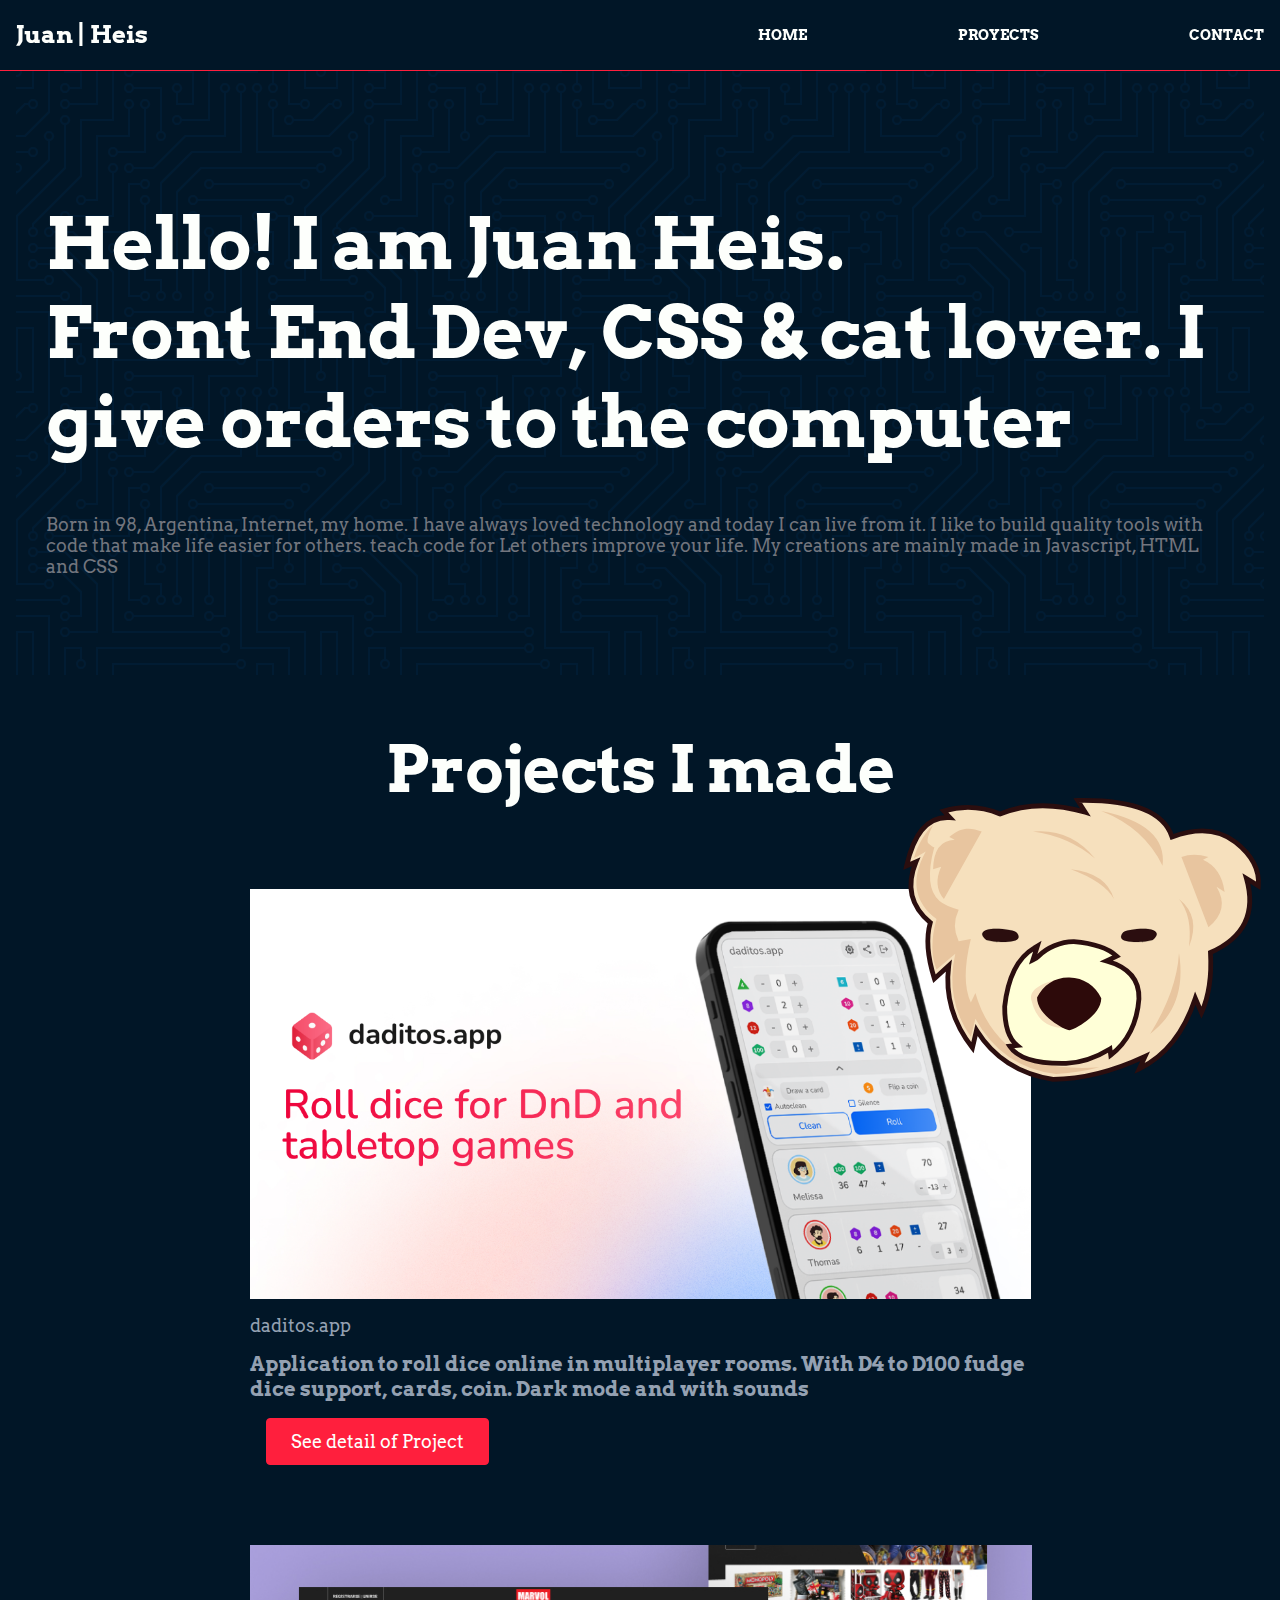
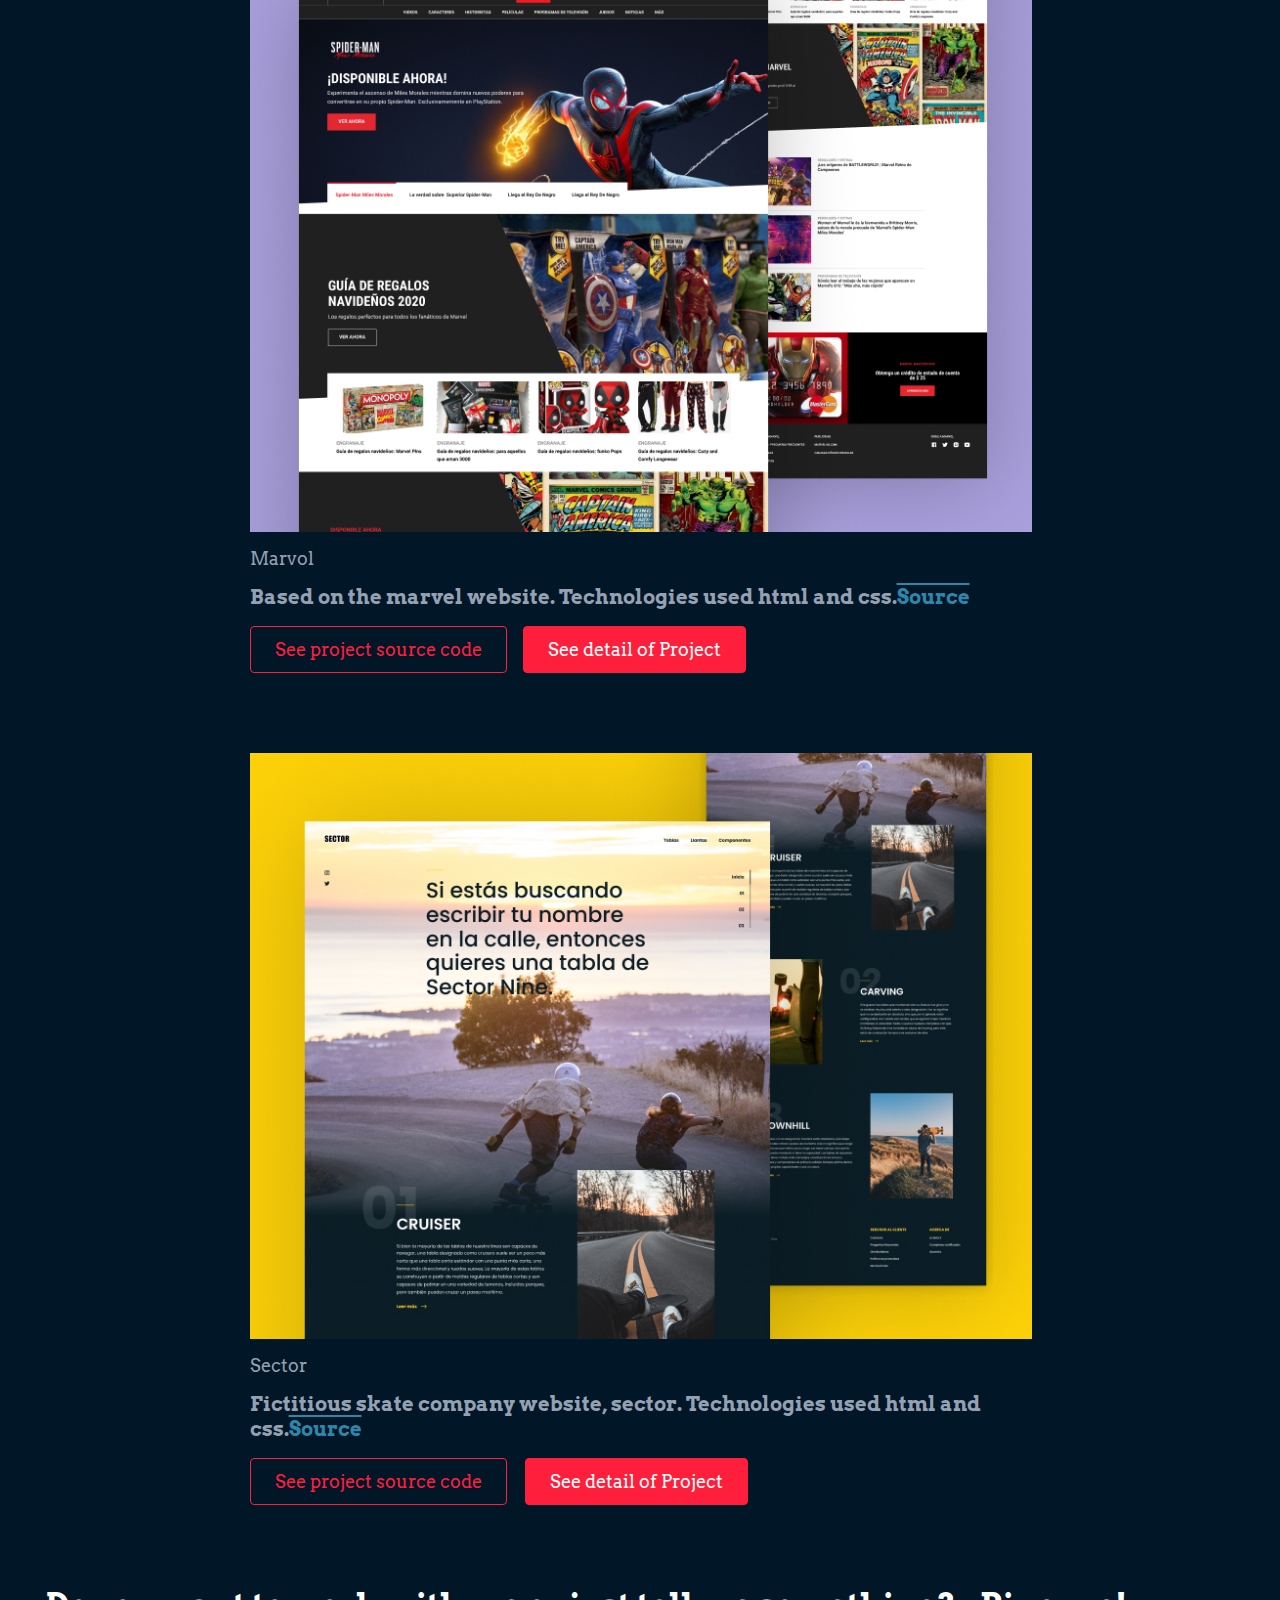
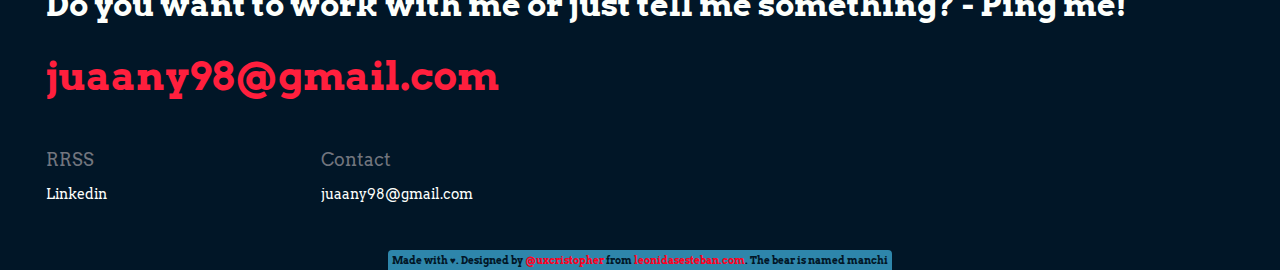
<file: index.html>
<!DOCTYPE html>
<html lang="en">

<head>
    <link rel="apple-touch-icon" sizes="180x180" href="/apple-touch-icon.png">
    <link rel="icon" type="image/png" sizes="32x32" href="/favicon-32x32.png">
    <link rel="icon" type="image/png" sizes="16x16" href="/favicon-16x16.png">
    <link rel="manifest" href="/site.webmanifest">
    <meta charset="UTF-8">
    <meta http-equiv="X-UA-Compatible" content="IE=edge">
    <meta name="viewport" content="width=device-width, initial-scale=1.0">
    <link rel="preconnect" href="https://fonts.gstatic.com">
    <link href="https://fonts.googleapis.com/css2?family=Arvo:ital,wght@0,400;0,700;1,400;1,700&display=swap"
        rel="stylesheet">

    <link rel="stylesheet" href="./css/style.css">

    <link rel="stylesheet" href="./css/style-500.css">
    <title>Juan Heis</title>
</head>

<body>
    <header>
        <h4>
            Juan | Heis
        </h4>
        <nav>
            <ul>
                <li>
                    <a href="#home">
                        home
                    </a>
                </li>
                <li>
                    <a href="#projects">
                        proyects
                    </a>
                </li>
         
                <li>
                    <a href="#contact">
                        Contact
                    </a>
                </li>
            </ul>
        </nav>

        <span>
            <div class="header__menu-icon"></div>
            <input type="checkbox" class="header__menu-icon--interact" src="./img/icon-menu.svg">
            <div class="hamburguer">
                <ul>
                    <li>
                        <a href="#home">
                            home
                        </a>
                    </li>
                    <li>
                        <a href="#projects">
                            proyects
                        </a>
                    </li>

                    <li>
                        <a href="#contact">
                            contact
                        </a>
                    </li>
                </ul>
            </div>
        </span>

    </header>

    <main>
        <div class="hero-container">
            <div class="wrapper">

                <section class="hero" id="home">
                    <h1>
                        Hello! I am Juan Heis. <br>
                        Front End Dev, CSS & cat lover. I give orders to the computer
                    </h1>
                    <p>
                        Born in 98, Argentina, Internet, my home. I have always loved technology and today I can
                        live from it. I like to build quality tools with code that make life easier for
                        others. teach code for
                        Let others improve your life. My creations are mainly made in Javascript, HTML and CSS </p>
                    <div>
                    </div>
                </section>
            </div>
        </div>

        <div class="wrapper">
            <section id="projects" class="proyects">
                <h2>

                    Projects I made
                </h2>

                <div class="project">
                    <img src="./img/daditos.png" alt="thumbnail daditos.app">
                    <p class="project__tittle">daditos.app</p>
                    <p class="project__description">

                        Application to roll dice online in multiplayer rooms. With D4 to D100 fudge dice support,
                        cards, coin. Dark mode and with sounds
                    </p>
                    <div>
                        <!-- <a target="_blank" href="https://github.com/JuanHeis/portafolio-elisa"> <button
                                class="button--secondary">Ver código del proyecto</button></a> -->
                        <a target="_blank" href="https://www.daditos.app/"> <button class="button--primary">See detail of
                                Project</button></a>
                    </div>
                </div>
                <div class="project">
                    <img src="./img/Thumbnail-Marvol.jpg" alt="thumbnail marvol">
                    <p class="project__tittle">Marvol</p>
                    <p class="project__description">Based on the marvel website. Technologies used html and css.<a
                            target="_blank" href="https://leonidasesteban.com/proyectos">Source</a>
                    </p>
                    <div class="project__button-container">
                        <a target="_blank" href="https://github.com/JuanHeis/marvol"><button class="button--secondary">
                                See project source code</button></a>
                        <a target="_blank" href="https://juanheis.github.io/marvol/"> <button
                                class="button--primary">See detail of
                                Project</button></a>
                    </div>
                </div>


                <div class="project">
                    <img src="./img/Thumbnail-Sector.jpg" alt="thumbnail sector">
                    <p class="project__tittle">Sector</p>
                    <p class="project__description">Fictitious skate company website, sector. Technologies used html
                        and css.<a target="_blank" href="https://leonidasesteban.com/proyectos">Source</a>
                    </p>
                    <div>
                        <a target="_blank" href="https://github.com/JuanHeis/sector"><button
                                class="button--secondary">See project source code</button></a>
                        <a target="_blank" href="https://juanheis.github.io/sector/"><button class="button--primary">See
                                detail of
                                Project</button></a>
                    </div>
                </div>
            </section>


        </div>
    </main>
    <footer id="contact" class="contact">
        <div class="wrapper">
            <h2>

                Do you want to work with me or just tell me something? - Ping me!
            </h2>
            <a class="mail" target="_blank" href="mailto:juaany98@gmail.com">juaany98@gmail.com</a>

            <div class="contact-left">
                <p>
                    RRSS
                </p>
                <ul>
                    <li>
                        <a target="_blank" href="https://www.linkedin.com/in/juanheis/">Linkedin</a>
                    </li>
                </ul>
            </div>
            <div class="contact-rigth">
                <p>
                    Contact
                </p>
                <ul>
                    <li>
                        <a target="_blank" href="mailto:juaany98@gmail.com">juaany98@gmail.com</a>
                    </li>
                </ul>
            </div>
        </div>
    </footer>
    <div class="aviso">
        <div>

            Made with ♥.
            Designed by <a href="https://www.instagram.com/uxcristopher/">@uxcristopher</a> from <a
                href="https://leonidasesteban.com/">leonidasesteban.com</a>.
            The bear is named manchi
        </div>
    </div>
    <div class="manchi">
        <img src="./img/Manchisolo.svg" alt="">
    </div>
</body>

</html>
</file>
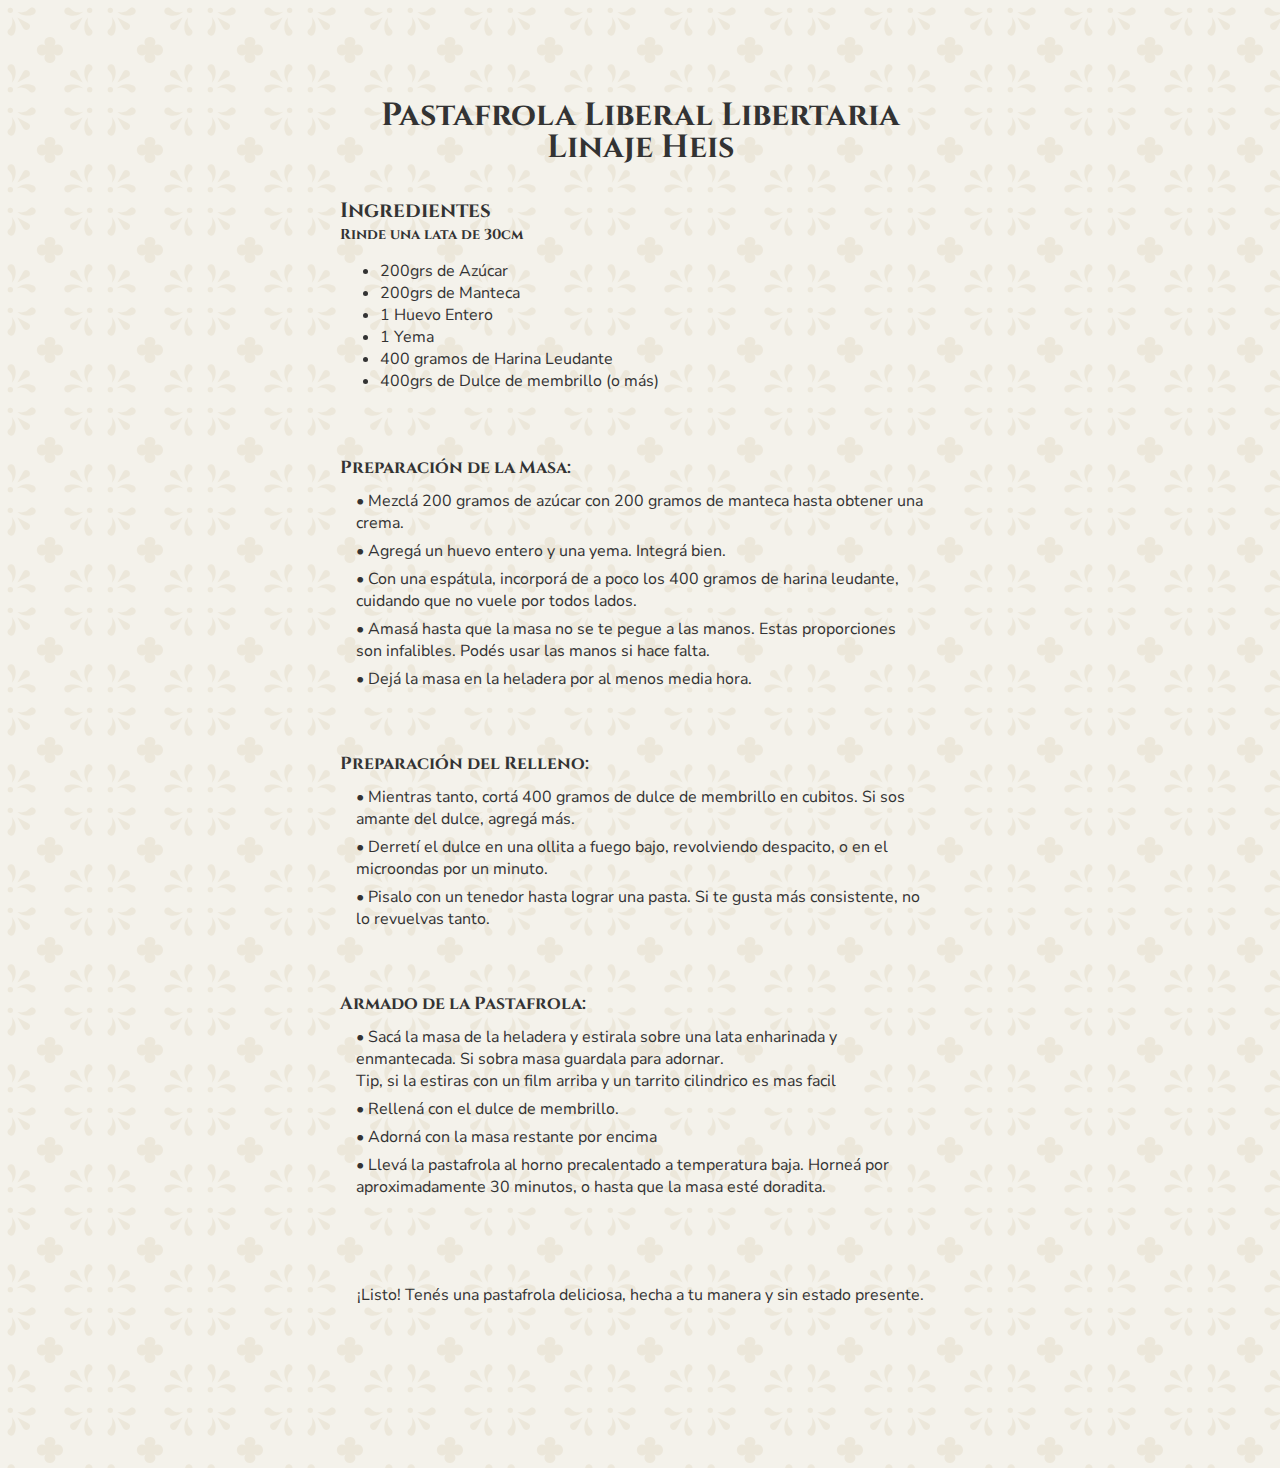
<file: pastafrola-casera-libertaria/index.html>
<!DOCTYPE html>
<html>
  <head>
    <link
      href="https://fonts.googleapis.com/css2?family=Cinzel&family=Nunito+Sans:wght@400;700&display=swap"
      rel="stylesheet"
    />
    <style>
      body {
        font-family: "Nunito Sans", sans-serif;
        color: #333;
       background-image: url("data:image/svg+xml,<svg id='patternId' width='100%' height='100%' xmlns='http://www.w3.org/2000/svg'><defs><pattern id='a' patternUnits='userSpaceOnUse' width='50' height='50' patternTransform='scale(2) rotate(0)'><rect x='0' y='0' width='100%' height='100%' fill='hsla(42, 31%, 94%, 1)'/><path d='M44.11 8.56c-.065.316-.192.615-.24.931-.037.395-.11.796-.083 1.197.016.564.113 1.127.287 1.664.166.405.303.835.577 1.187.225.358.456.724.788.994.222.222.483.42.614.718.4.748.164 1.758-.536 2.242-.663.515-1.69.47-2.285-.131-.414-.374-.525-.936-.717-1.433-.195-.513-.238-1.06-.316-1.599 0-.442-.015-.886.008-1.327.073-.471.115-.955.235-1.42.081-.295.195-.578.303-.864.195-.472.436-.924.74-1.334.176-.282.439-.515.61-.809zm-2.819.134L38.42 14.01a1.83 1.83 0 01-2.446.745c-.878-.452-1.197-1.569-.745-2.446a2 2 0 01.745-.745zm.16-2.819a11.23 11.23 0 01-.771.638c-.49.34-1.008.652-1.581.832-.469.208-.978.308-1.484.387-.373.019-.736.106-1.112.084-.525.01-1.054-.003-1.566-.128-.563-.05-1.082-.293-1.612-.473-.832-.31-1.33-1.285-1.087-2.14.225-.892 1.211-1.49 2.107-1.28.45.09.836.38 1.111.738.274.272.54.558.89.73.347.243.713.455 1.117.586.428.163.87.291 1.329.322.578.108 1.18.056 1.755-.03.315-.026.605-.176.904-.266zm3.377.612a1.33 1.33 0 01-1.33-1.33 1.33 1.33 0 011.33-1.33 1.33 1.33 0 011.33 1.33 1.33 1.33 0 01-1.33 1.33zM41.439 44.11c-.315-.065-.614-.192-.93-.24-.395-.037-.796-.11-1.197-.083a5.959 5.959 0 00-1.664.287c-.405.166-.835.303-1.187.577-.358.225-.724.456-.994.788-.222.222-.42.483-.718.614-.748.4-1.758.164-2.242-.536-.515-.663-.47-1.69.131-2.285.374-.414.936-.525 1.433-.717.513-.195 1.06-.238 1.599-.316.442 0 .885-.015 1.326.008.472.073.956.115 1.421.235.295.081.578.195.864.303.472.195.924.436 1.334.74.282.177.515.439.809.61zm-.133-2.819L35.99 38.42a1.83 1.83 0 01-.745-2.446c.452-.878 1.569-1.197 2.446-.745a2 2 0 01.745.745zm2.819.16a11.223 11.223 0 01-.638-.771c-.34-.49-.652-1.008-.832-1.581-.208-.469-.308-.978-.387-1.484-.019-.373-.106-.736-.084-1.112-.01-.525.003-1.054.128-1.566.05-.563.293-1.082.473-1.612.31-.832 1.285-1.33 2.14-1.087.892.225 1.49 1.211 1.28 2.107-.09.45-.38.836-.738 1.111-.272.274-.558.54-.73.89-.243.347-.455.713-.586 1.117-.163.428-.291.87-.322 1.329-.108.578-.056 1.18.03 1.755.026.315.176.605.266.904zm-.612 3.377a1.33 1.33 0 011.33-1.33 1.33 1.33 0 011.33 1.33 1.33 1.33 0 01-1.33 1.33 1.33 1.33 0 01-1.33-1.33zM5.89 41.439c.065-.315.192-.614.24-.93.037-.395.11-.796.083-1.197a5.955 5.955 0 00-.287-1.664c-.166-.405-.303-.835-.577-1.187-.225-.358-.456-.724-.788-.994-.222-.222-.483-.42-.614-.718-.4-.748-.164-1.758.536-2.242.663-.515 1.69-.47 2.285.131.414.374.525.936.717 1.433.195.513.238 1.06.316 1.599 0 .442.015.885-.008 1.326-.073.472-.115.956-.235 1.421-.081.295-.195.578-.303.864a6.282 6.282 0 01-.74 1.334c-.176.282-.439.515-.61.809zm2.819-.133l2.871-5.317a1.83 1.83 0 012.446-.745c.878.452 1.197 1.569.745 2.446a2 2 0 01-.745.745zm-.16 2.819c.247-.226.507-.437.771-.638.49-.34 1.008-.652 1.581-.832.469-.208.978-.308 1.484-.387.373-.019.736-.106 1.112-.084.525-.01 1.054.003 1.566.128.563.05 1.082.293 1.612.473.832.31 1.33 1.285 1.087 2.14-.225.892-1.211 1.49-2.107 1.28-.45-.09-.836-.38-1.111-.738-.274-.272-.54-.559-.89-.73-.347-.243-.713-.455-1.117-.586-.428-.163-.87-.291-1.329-.322-.578-.108-1.18-.056-1.755.03-.315.026-.605.176-.904.266zm-3.377-.612a1.33 1.33 0 011.33 1.33 1.33 1.33 0 01-1.33 1.33 1.33 1.33 0 01-1.33-1.33 1.33 1.33 0 011.33-1.33zM8.561 5.89c.315.065.614.192.93.24.395.037.796.11 1.197.083a5.959 5.959 0 001.664-.288c.405-.165.835-.302 1.187-.576.358-.225.724-.456.994-.788.222-.222.42-.483.718-.614.748-.4 1.758-.164 2.242.536.515.663.47 1.69-.131 2.285-.374.414-.936.525-1.433.717-.513.195-1.06.238-1.599.316-.442 0-.885.015-1.326-.008-.472-.073-.956-.115-1.421-.235-.295-.081-.578-.195-.864-.303a6.281 6.281 0 01-1.334-.74c-.282-.177-.515-.439-.809-.61zm.133 2.819l5.317 2.871a1.83 1.83 0 01.745 2.446c-.452.878-1.569 1.197-2.446.745a2 2 0 01-.745-.745zm-2.819-.16c.226.247.437.507.638.771.34.49.652 1.008.832 1.581.208.469.308.978.387 1.484.019.373.106.736.084 1.112.01.525-.003 1.054-.128 1.566-.05.563-.293 1.082-.473 1.612-.31.832-1.285 1.33-2.14 1.087-.892-.225-1.49-1.211-1.28-2.107.09-.45.38-.836.738-1.111.272-.274.558-.54.73-.89.243-.347.455-.713.586-1.117.163-.428.291-.87.322-1.329.108-.578.056-1.18-.03-1.755-.026-.315-.176-.605-.266-.904zm.612-3.377a1.33 1.33 0 01-1.33 1.33 1.33 1.33 0 01-1.33-1.33 1.33 1.33 0 011.33-1.33 1.33 1.33 0 011.33 1.33zm22.515 22.552c2.052-.142 2.476-1.875 2.476-2.724 0-.849-.46-2.582-2.476-2.724C26.951 22.135 24.97 25 24.97 25s2.016 2.83 4.032 2.724zm-6.756 1.308c.142 2.052 1.875 2.476 2.724 2.476.849 0 2.582-.46 2.724-2.476C27.835 26.981 24.97 25 24.97 25s-2.83 2.016-2.724 4.032zm-1.308-6.756c-2.052.142-2.476 1.875-2.476 2.724 0 .849.46 2.582 2.476 2.724C22.989 27.865 24.97 25 24.97 25s-2.016-2.83-4.032-2.724zm6.756-1.308c-.142-2.052-1.875-2.476-2.724-2.476-.849 0-2.582.46-2.724 2.476C22.105 23.019 24.97 25 24.97 25s2.83-2.016 2.724-4.032z'  stroke-width='1' stroke='none' fill='hsla(43, 31%, 89%, 1)'/></pattern></defs><rect width='800%' height='800%' transform='translate(0,0)' fill='url(%23a)'/></svg>")
      }
      
      h1 {
        margin-top: 100px;
        font-family: "Cinzel", serif;
        color: #333;
        line-height: 32px;
        text-align: center;
        font-size: 2rem;
        margin-bottom: 33px;
      }
      h3 {
        font-size: 1.1rem;
        font-family: "Cinzel", serif;
        color: #333;
        margin-bottom: 10px;
      }
      h2 {
        font-size: 1.3rem;
        font-family: "Cinzel", serif;
        color: #333;
        margin: 0px;
      }
      ul {
        margin-bottom: 64px;
      }
      div {
        margin: 0 auto;
        max-width: 600px;

      }
      div.recipe__item{
        margin-bottom: 6px;

      }
      p {
        margin-bottom: 20px;
        font-size: 1.1rem;
        line-height: 1.4;
      }
    </style>
  </head>
  <body>
    <div>
      <h1>
        Pastafrola Liberal Libertaria <br />
        Linaje Heis
      </h1>
      <h2>Ingredientes</h2>
      <h2 style="font-size:0.9rem">Rinde una lata de 30cm</h2>
      <ul>
        <li>200grs de Azúcar</li>
        <li>200grs de Manteca</li>
        <li>1 Huevo Entero</li>
        <li>1 Yema</li>
        <li>400 gramos de Harina Leudante</li>
        <li>400grs de Dulce de membrillo (o más)</li>
      </ul>
      <p>
        <h3>Preparación de la Masa: </h3>
        <div style="margin-inline: 16px">
            <div class="recipe__item">• Mezclá 200 gramos de azúcar con 200 gramos de manteca hasta obtener
              una crema.
            </div>

            <div  class="recipe__item">• Agregá un huevo entero y una yema. Integrá bien.</div>
        
            <div  class="recipe__item"
              >• Con una espátula, incorporá de a poco los 400 gramos de harina leudante, cuidando
              que no vuele por todos lados.</div
            >
         
            <div  class="recipe__item"
              >• Amasá hasta que la masa no se te pegue a las manos. Estas
              proporciones son infalibles. Podés usar las manos si hace falta.</div
            >
           
            <div  class="recipe__item">• Dejá la masa en la heladera por al menos media hora. </div>
        </div>
      </p>
      <br>
    

      <p>
        <h3>Preparación del Relleno:</h3>
        <div style="margin-inline: 16px">
        
            <div  class="recipe__item"
              >• Mientras tanto, cortá 400 gramos de dulce de membrillo en cubitos. Si
              sos amante del dulce, agregá más.</div
            >
          
            <div  class="recipe__item"
              >• Derretí el dulce en una ollita a fuego bajo, revolviendo despacito, o
              en el microondas por un minuto.</div
            >
        
            <div  class="recipe__item"
              >• Pisalo con un tenedor hasta lograr una pasta. Si te gusta más
              consistente, no lo revuelvas tanto.</div
            ></div
            >
      </p>
      <br>
    
        <p>
            <h3>Armado de la Pastafrola: </h3>
            <div style="margin-inline: 16px">
                <div  class="recipe__item"
                >• Sacá la masa de la heladera y estirala sobre una lata enharinada y
                enmantecada. Si sobra masa guardala para adornar. <br>
                Tip, si la estiras con un film arriba y un tarrito cilindrico es mas facil</div
                >
                <div  class="recipe__item">• Rellená con el dulce de membrillo.</div>
                <div  class="recipe__item"
                >• Adorná con la masa restante por encima</div
                >
                <div  class="recipe__item"
                >• Llevá la pastafrola al horno precalentado a temperatura baja. Horneá
                por aproximadamente 30 minutos, o hasta que la masa esté doradita.</div
                >
               
                </div>
                </p>
                </div>
            <br><br><br>
            <div style="text-align:center">¡Listo! Tenés una pastafrola deliciosa, hecha a tu manera y sin estado presente.</div>
            <br><br><br><br><br><br><br>
  </body>
</html>
</file>
<file: css/style.css>
html {
    background-color: var(--background-1);
}

body {
    overflow-x: hidden;
    margin: 0;
    padding: 0;
}

:root {
    color: var(--white);
    font-size: 62.5%;
    font-family: 'Arvo', serif;
    --headline-1: bold 7.2rem 'Arvo', serif;
    --headline-2: bold 6.4rem 'Arvo', serif;
    --headline-3: bold 3.2rem 'Arvo', serif;
    --headline-4: bold 2.4rem 'Arvo', serif;
    --headline-5: bold 2.0rem 'Arvo', serif;
    --button-font: normal 1.8rem 'Arvo', serif;
    --caption: normal 1.2rem 'Arvo', serif;
    --body-1: normal 1.8rem 'Arvo', serif;
    --body-1-bold: bold 1.8rem 'Arvo', serif;
    --body-2: normal 1.4rem 'Arvo', serif;
    --body-2-bold: bold 1.4rem 'Arvo', serif;
    /* Colores */
    --primary: #FF0022;
    --secondary: #72757E;
    --white: #FDFFFC;
    --grey: #94A1B2;
  
    --tertiary: #2E86AB;
    --background-1: #011627;
    --background-2: #02213C;
    --button: #FF1F3D;
}
.aviso{
    font: bold 1rem 'Arvo', serif;
    color: var(--background-1);
    
    width: 100%;
    display: flex;
    justify-content: center;
    position: relative;
    z-index: 100;
}
.aviso div{
    border-top-left-radius: 4px;
    border-top-right-radius: 4px;
    padding: 4px;
    background-color: var(--tertiary);
}
.aviso a{
    color: var(--primary);
}
header {
    
}
.proyects{
    max-inline-size: 781px;
    margin: 0 auto;
}
.wrapper {
    max-width: 1188px;
    margin-inline: auto;
}
.button--primary:hover{
    cursor: pointer;
    background-color: var(--primary);
}
.button--primary {
    border: 1px solid var(--button);
    color: var(--white);
    background-color: var(--button);
    font: var(--button-font);
    padding-block: 12px;
    padding-inline: 24px;
    border-radius: 4px;
}
.button--secondary:hover{
    color: white;
    cursor: pointer;
    background-color: var(--button);
}
.button--secondary {
    border: 1px solid var(--button);
    color: var(--button);
    font: var(--button-font);
    background-color: transparent;
    padding-block: 12px;
    padding-inline: 24px;
    border-radius: 4px;
}

.button--section {
    border: 0px;
    background-color: var(--tertiary);
    font: var(--button-font);
    color: var(--background-1);
    padding-block: 12px;
    padding-inline: 24px;
    border-radius: 4px;
}

.project__button-container {
    margin: 0;
    padding: 0;
}

.button--large {
    border: 0px;
    color: var(--white);
    background-color: var(--button);
    font: var(--button-font);
    padding-block: 19px;
    padding-inline: 64px;
    border-radius: 4px;
}

.button--large::after {
    vertical-align: middle;
    content: '';
    height: 24px;
    width: 24px;
    display: inline-block;
    background-image: url("../rsc/ico/icon/arrow-right.svg");
}

h4 {
    font: var(--headline-4);
}
a {
    color: var(--white);
    text-decoration: none;
}
h1 {
    font: var(--headline-1);
    color: var(--white);
}

/* Header */
header {
    position: sticky;
    top: 0;
    backdrop-filter: blur(5px);
}
header h4{
    display: inline-block;
}
header nav{

    display: none;
}

header ul {
    margin: 0;
    padding: 0;
    display: inline-block;
    display: flex;
    width: 506px;
    justify-content: space-between;

}
header ul li{
    font: var(--body-2-bold);
    text-transform: uppercase;
    list-style: none;
}



header {
    padding-block: 20px;
    padding-inline: 16px;
    display: flex;
    align-items: center;
    justify-content: space-between;
    border-bottom: 1px solid var(--button);
}

header h4 {
    margin: 0px;
}

.header__menu-icon {
    height: 24px;
    width: 24px;
    left: 24px;
    z-index: 50;
    display: inline-block;
    position: relative;
    background-position: center;
    background-repeat: no-repeat;
    background-image: url("../img/icon-menu.svg");
}
.header__menu-icon--interact{
    z-index: 100;
opacity: 0;
    position: relative;
    display: inline-block;
    height: 24px;
    width: 24px;
}


/* main  */

main {
    padding-inline: 16px;
}

.hero {
    padding-block: 80px;
}

.hero h1 {
    font: var(--headline-4);
}

.hero p {
    font: var(--body-1);
    color: var(--secondary);
}
.hero-container{
    background-image: url("data:image/svg+xml,%3Csvg xmlns='http://www.w3.org/2000/svg' viewBox='0 0 304 304' width='304' height='304'%3E%3Cpath fill='%2302213c' fill-opacity='0.59' d='M44.1 224a5 5 0 1 1 0 2H0v-2h44.1zm160 48a5 5 0 1 1 0 2H82v-2h122.1zm57.8-46a5 5 0 1 1 0-2H304v2h-42.1zm0 16a5 5 0 1 1 0-2H304v2h-42.1zm6.2-114a5 5 0 1 1 0 2h-86.2a5 5 0 1 1 0-2h86.2zm-256-48a5 5 0 1 1 0 2H0v-2h12.1zm185.8 34a5 5 0 1 1 0-2h86.2a5 5 0 1 1 0 2h-86.2zM258 12.1a5 5 0 1 1-2 0V0h2v12.1zm-64 208a5 5 0 1 1-2 0v-54.2a5 5 0 1 1 2 0v54.2zm48-198.2V80h62v2h-64V21.9a5 5 0 1 1 2 0zm16 16V64h46v2h-48V37.9a5 5 0 1 1 2 0zm-128 96V208h16v12.1a5 5 0 1 1-2 0V210h-16v-76.1a5 5 0 1 1 2 0zm-5.9-21.9a5 5 0 1 1 0 2H114v48H85.9a5 5 0 1 1 0-2H112v-48h12.1zm-6.2 130a5 5 0 1 1 0-2H176v-74.1a5 5 0 1 1 2 0V242h-60.1zm-16-64a5 5 0 1 1 0-2H114v48h10.1a5 5 0 1 1 0 2H112v-48h-10.1zM66 284.1a5 5 0 1 1-2 0V274H50v30h-2v-32h18v12.1zM236.1 176a5 5 0 1 1 0 2H226v94h48v32h-2v-30h-48v-98h12.1zm25.8-30a5 5 0 1 1 0-2H274v44.1a5 5 0 1 1-2 0V146h-10.1zm-64 96a5 5 0 1 1 0-2H208v-80h16v-14h-42.1a5 5 0 1 1 0-2H226v18h-16v80h-12.1zm86.2-210a5 5 0 1 1 0 2H272V0h2v32h10.1zM98 101.9V146H53.9a5 5 0 1 1 0-2H96v-42.1a5 5 0 1 1 2 0zM53.9 34a5 5 0 1 1 0-2H80V0h2v34H53.9zm60.1 3.9V66H82v64H69.9a5 5 0 1 1 0-2H80V64h32V37.9a5 5 0 1 1 2 0zM101.9 82a5 5 0 1 1 0-2H128V37.9a5 5 0 1 1 2 0V82h-28.1zm16-64a5 5 0 1 1 0-2H146v44.1a5 5 0 1 1-2 0V18h-26.1zm102.2 270a5 5 0 1 1 0 2H98v14h-2v-16h124.1zM242 149.9V160h16v34h-16v62h48v48h-2v-46h-48v-66h16v-30h-16v-12.1a5 5 0 1 1 2 0zM53.9 18a5 5 0 1 1 0-2H64V2H48V0h18v18H53.9zm112 32a5 5 0 1 1 0-2H192V0h50v2h-48v48h-28.1zm-48-48a5 5 0 0 1-9.8-2h2.07a3 3 0 1 0 5.66 0H178v34h-18V21.9a5 5 0 1 1 2 0V32h14V2h-58.1zm0 96a5 5 0 1 1 0-2H137l32-32h39V21.9a5 5 0 1 1 2 0V66h-40.17l-32 32H117.9zm28.1 90.1a5 5 0 1 1-2 0v-76.51L175.59 80H224V21.9a5 5 0 1 1 2 0V82h-49.59L146 112.41v75.69zm16 32a5 5 0 1 1-2 0v-99.51L184.59 96H300.1a5 5 0 0 1 3.9-3.9v2.07a3 3 0 0 0 0 5.66v2.07a5 5 0 0 1-3.9-3.9H185.41L162 121.41v98.69zm-144-64a5 5 0 1 1-2 0v-3.51l48-48V48h32V0h2v50H66v55.41l-48 48v2.69zM50 53.9v43.51l-48 48V208h26.1a5 5 0 1 1 0 2H0v-65.41l48-48V53.9a5 5 0 1 1 2 0zm-16 16V89.41l-34 34v-2.82l32-32V69.9a5 5 0 1 1 2 0zM12.1 32a5 5 0 1 1 0 2H9.41L0 43.41V40.6L8.59 32h3.51zm265.8 18a5 5 0 1 1 0-2h18.69l7.41-7.41v2.82L297.41 50H277.9zm-16 160a5 5 0 1 1 0-2H288v-71.41l16-16v2.82l-14 14V210h-28.1zm-208 32a5 5 0 1 1 0-2H64v-22.59L40.59 194H21.9a5 5 0 1 1 0-2H41.41L66 216.59V242H53.9zm150.2 14a5 5 0 1 1 0 2H96v-56.6L56.6 162H37.9a5 5 0 1 1 0-2h19.5L98 200.6V256h106.1zm-150.2 2a5 5 0 1 1 0-2H80v-46.59L48.59 178H21.9a5 5 0 1 1 0-2H49.41L82 208.59V258H53.9zM34 39.8v1.61L9.41 66H0v-2h8.59L32 40.59V0h2v39.8zM2 300.1a5 5 0 0 1 3.9 3.9H3.83A3 3 0 0 0 0 302.17V256h18v48h-2v-46H2v42.1zM34 241v63h-2v-62H0v-2h34v1zM17 18H0v-2h16V0h2v18h-1zm273-2h14v2h-16V0h2v16zm-32 273v15h-2v-14h-14v14h-2v-16h18v1zM0 92.1A5.02 5.02 0 0 1 6 97a5 5 0 0 1-6 4.9v-2.07a3 3 0 1 0 0-5.66V92.1zM80 272h2v32h-2v-32zm37.9 32h-2.07a3 3 0 0 0-5.66 0h-2.07a5 5 0 0 1 9.8 0zM5.9 0A5.02 5.02 0 0 1 0 5.9V3.83A3 3 0 0 0 3.83 0H5.9zm294.2 0h2.07A3 3 0 0 0 304 3.83V5.9a5 5 0 0 1-3.9-5.9zm3.9 300.1v2.07a3 3 0 0 0-1.83 1.83h-2.07a5 5 0 0 1 3.9-3.9zM97 100a3 3 0 1 0 0-6 3 3 0 0 0 0 6zm0-16a3 3 0 1 0 0-6 3 3 0 0 0 0 6zm16 16a3 3 0 1 0 0-6 3 3 0 0 0 0 6zm16 16a3 3 0 1 0 0-6 3 3 0 0 0 0 6zm0 16a3 3 0 1 0 0-6 3 3 0 0 0 0 6zm-48 32a3 3 0 1 0 0-6 3 3 0 0 0 0 6zm16 16a3 3 0 1 0 0-6 3 3 0 0 0 0 6zm32 48a3 3 0 1 0 0-6 3 3 0 0 0 0 6zm-16 16a3 3 0 1 0 0-6 3 3 0 0 0 0 6zm32-16a3 3 0 1 0 0-6 3 3 0 0 0 0 6zm0-32a3 3 0 1 0 0-6 3 3 0 0 0 0 6zm16 32a3 3 0 1 0 0-6 3 3 0 0 0 0 6zm32 16a3 3 0 1 0 0-6 3 3 0 0 0 0 6zm0-16a3 3 0 1 0 0-6 3 3 0 0 0 0 6zm-16-64a3 3 0 1 0 0-6 3 3 0 0 0 0 6zm16 0a3 3 0 1 0 0-6 3 3 0 0 0 0 6zm16 96a3 3 0 1 0 0-6 3 3 0 0 0 0 6zm0 16a3 3 0 1 0 0-6 3 3 0 0 0 0 6zm16 16a3 3 0 1 0 0-6 3 3 0 0 0 0 6zm16-144a3 3 0 1 0 0-6 3 3 0 0 0 0 6zm0 32a3 3 0 1 0 0-6 3 3 0 0 0 0 6zm16-32a3 3 0 1 0 0-6 3 3 0 0 0 0 6zm16-16a3 3 0 1 0 0-6 3 3 0 0 0 0 6zm-96 0a3 3 0 1 0 0-6 3 3 0 0 0 0 6zm0 16a3 3 0 1 0 0-6 3 3 0 0 0 0 6zm16-32a3 3 0 1 0 0-6 3 3 0 0 0 0 6zm96 0a3 3 0 1 0 0-6 3 3 0 0 0 0 6zm-16-64a3 3 0 1 0 0-6 3 3 0 0 0 0 6zm16-16a3 3 0 1 0 0-6 3 3 0 0 0 0 6zm-32 0a3 3 0 1 0 0-6 3 3 0 0 0 0 6zm0-16a3 3 0 1 0 0-6 3 3 0 0 0 0 6zm-16 0a3 3 0 1 0 0-6 3 3 0 0 0 0 6zm-16 0a3 3 0 1 0 0-6 3 3 0 0 0 0 6zm-16 0a3 3 0 1 0 0-6 3 3 0 0 0 0 6zM49 36a3 3 0 1 0 0-6 3 3 0 0 0 0 6zm-32 0a3 3 0 1 0 0-6 3 3 0 0 0 0 6zm32 16a3 3 0 1 0 0-6 3 3 0 0 0 0 6zM33 68a3 3 0 1 0 0-6 3 3 0 0 0 0 6zm16-48a3 3 0 1 0 0-6 3 3 0 0 0 0 6zm0 240a3 3 0 1 0 0-6 3 3 0 0 0 0 6zm16 32a3 3 0 1 0 0-6 3 3 0 0 0 0 6zm-16-64a3 3 0 1 0 0-6 3 3 0 0 0 0 6zm0 16a3 3 0 1 0 0-6 3 3 0 0 0 0 6zm-16-32a3 3 0 1 0 0-6 3 3 0 0 0 0 6zm80-176a3 3 0 1 0 0-6 3 3 0 0 0 0 6zm16 0a3 3 0 1 0 0-6 3 3 0 0 0 0 6zm-16-16a3 3 0 1 0 0-6 3 3 0 0 0 0 6zm32 48a3 3 0 1 0 0-6 3 3 0 0 0 0 6zm16-16a3 3 0 1 0 0-6 3 3 0 0 0 0 6zm0-32a3 3 0 1 0 0-6 3 3 0 0 0 0 6zm112 176a3 3 0 1 0 0-6 3 3 0 0 0 0 6zm-16 16a3 3 0 1 0 0-6 3 3 0 0 0 0 6zm0 16a3 3 0 1 0 0-6 3 3 0 0 0 0 6zm0 16a3 3 0 1 0 0-6 3 3 0 0 0 0 6zM17 180a3 3 0 1 0 0-6 3 3 0 0 0 0 6zm0 16a3 3 0 1 0 0-6 3 3 0 0 0 0 6zm0-32a3 3 0 1 0 0-6 3 3 0 0 0 0 6zm16 0a3 3 0 1 0 0-6 3 3 0 0 0 0 6zM17 84a3 3 0 1 0 0-6 3 3 0 0 0 0 6zm32 64a3 3 0 1 0 0-6 3 3 0 0 0 0 6zm16-16a3 3 0 1 0 0-6 3 3 0 0 0 0 6z'%3E%3C/path%3E%3C/svg%3E");
    
}
/* Main - Projects */

.proyects h2 {
    font: var(--headline-4);
}

.project .button--primary {
    width: 100%;
    display: block;
    margin-block-start: 16px;
}

.project .button--secondary {
    width: 100%;
    display: block;
    margin-block-end: 16px;
}

.project__tittle {
    margin-block: 16px;
    font: var(--body-1);
    color: var(--grey);
}

.project__description {
    margin-block: 16px;
    font: var(--headline-5);
    color: var(--grey);
}
.project__description a{
    color: var(--tertiary);
    text-decoration: overline;
}

.project img {
    max-inline-size: 328px;
    display: block;
    margin-inline: auto;
}

.project {
    margin-block: 80px;
}

/* bussines */

.bussines-job img {
    display: block;
    margin-inline: auto;
}

.bussines-job h2 {
    font: var(--headline-4);
}

/* contact */

footer {
    margin: 0 16px;
}

.contact h3{
    font-size: var(--headline-2);
}
.contact a.mail {
    font: var(--headline-4);
    color: var(--button);
}
footer ul li a{
    font: var(--body-2);
    color: var(--white);
    margin: 0;
    padding: 0;
}

.contact h2 {
    font: var(--headline-5);
}

.contact-left, .contact-rigth {
    margin: 32px 0;
}

.contact-left p, .contact-rigth p {
    margin: 16px 0;
    font: var(--body-1);
    color: var(--secondary);
}

.contact-left ul, .contact-rigth ul {
    font: var(--body-2);
    color: var(--white);
    margin: 0;
    padding: 0;
}

.contact a.mail {
    display: block;
}

.contact-left ul li, .contact-rigth ul li {
    margin: 16px 0;
    list-style: none;
}


/* Hamburguer  */
.header__menu-icon--interact:checked + .hamburguer{
    transform: translateY(0);
    opacity: 1;
}
.hamburguer {
    z-index: 10;
    transition: 0.2s ease-in;
    top: 0px;
    right: 0px;
    position: absolute;
    background-color: var(--background-2);
    width: 200px;
    transform: translateY(-200px);
    opacity: 0;
}
.hamburguer ul{
    display: block;
    width: auto;
    padding-block: 32px;
}
.hamburguer li{
    text-align: center;
    margin-block: 16px;
    display: block;
}
@media (min-width: 750px) {
    .hero h1 {
        font: var(--headline-1);
    }
    .project img {
        max-inline-size: 782px;
    }
    .contact h2 {
        font: var(--headline-3);
    }
 
    .bussines-job h2{
        font: var(--headline-2);
    }
    .proyects h2{
        font: var(--headline-2);
        text-align: center;
    }
    header span{
        display: none;
    }
    header nav{
        display: inline-block;
    }
    .manchi img{
        position: fixed;
        display: block;
        bottom: -275px;
        right: 10px;
        width: 400px;
        transition: ease-in-out;
        transition-duration: 0.3s;
    }
    .manchi img:hover{
        bottom: -175px;
    }
}
@media (min-width: 900px) {
    .contact a.mail {
        font-size: 4rem;
    }
 
}
</file>
<file: css/style-500.css>
@media (max-width: 615px) {
    .manchi {
        display: none;
    }
}

@media (min-width: 615px) {
    .project .button--primary {
        width: auto;
        display: inline-block;
        margin-left: 16px;
        margin-block-start: 0;
        justify-self: flex-start;
    }
    .project .button--secondary {
        width: auto;
        display: inline-block;
        margin-block-end: 0;
    }
    .project__button-container {
        display: flex;
    }
    .bussines-job div {
        display: flex;
    }
    .contact-left, .contact-rigth {
        display: inline-block;
        inline-size: 273px;
    }
    .bussines-job div img {
        inline-size: 374px;
    }
}
</file>
